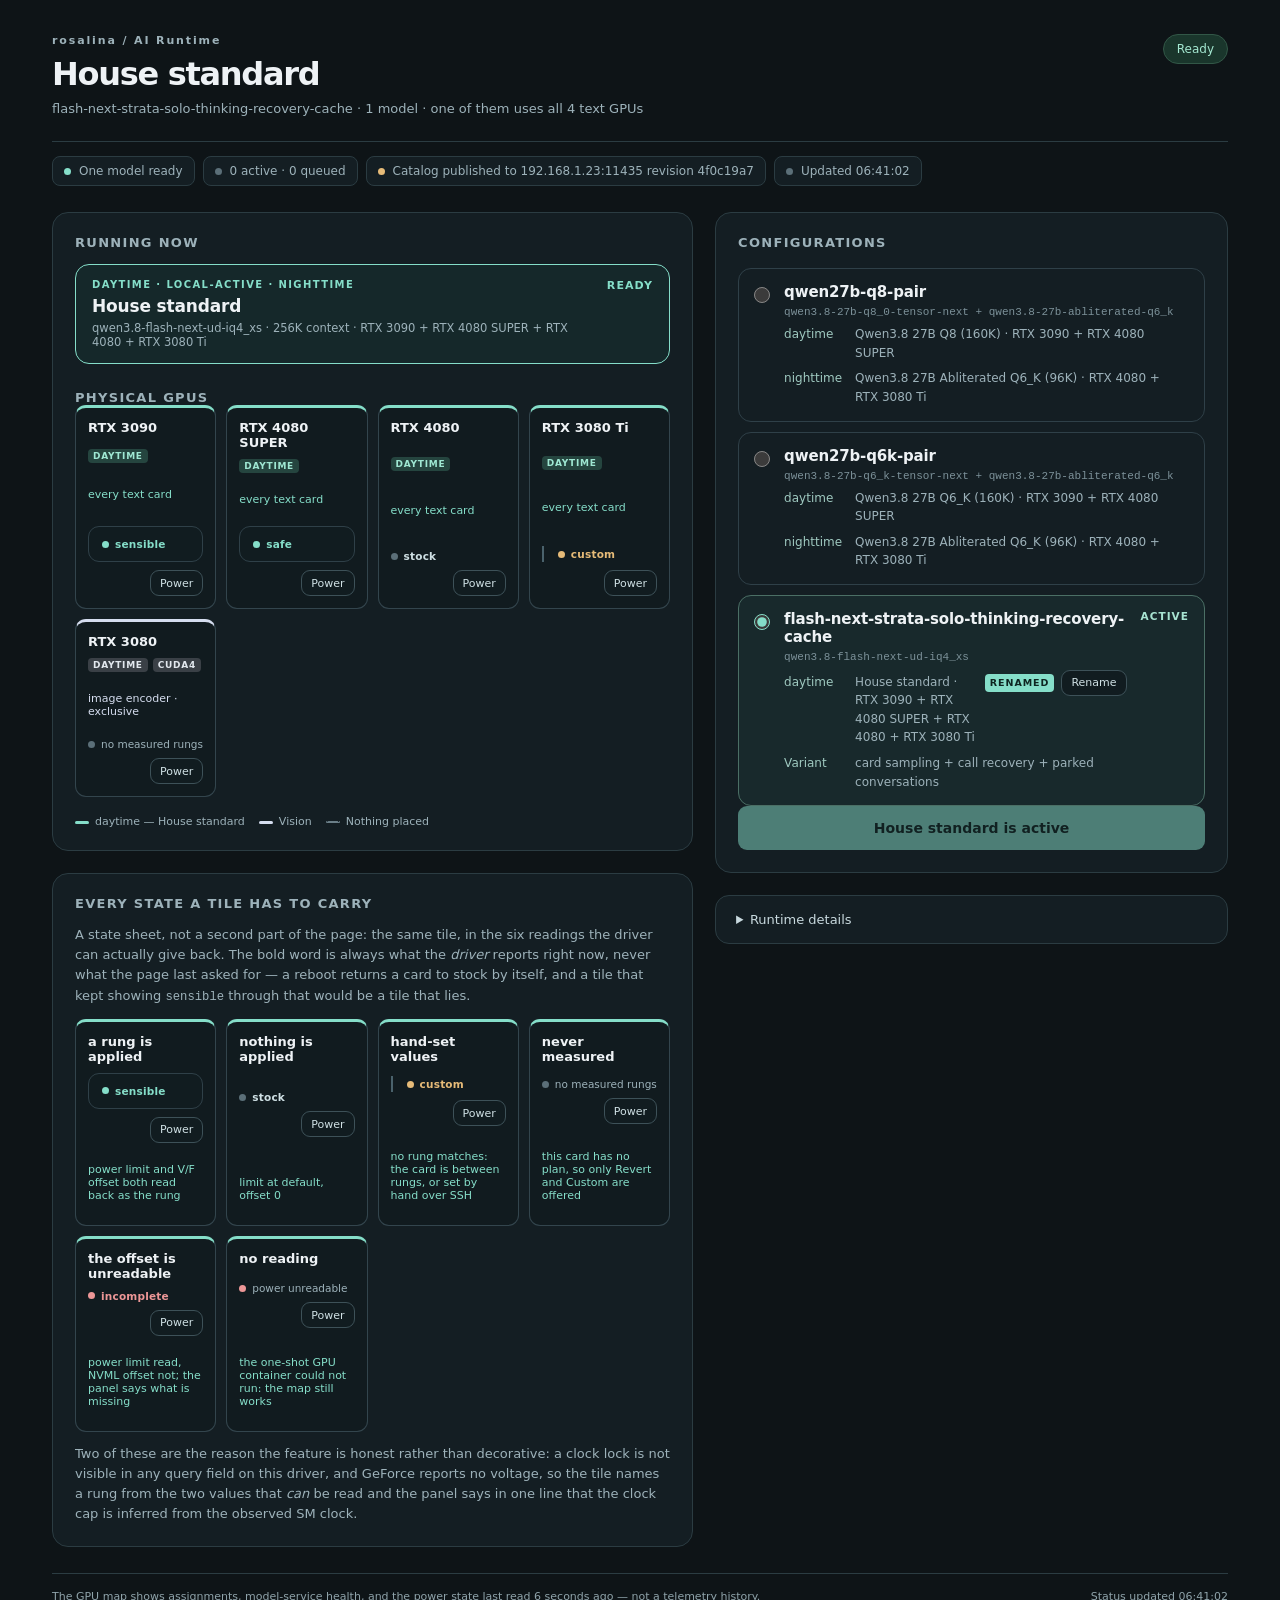
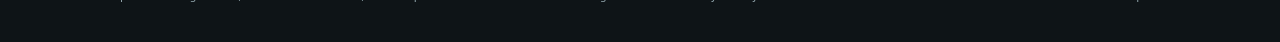
<file: docs/ui-mockups/power-1-tiles.html>
<!doctype html>
<html lang="en">
<head>
  <meta charset="utf-8">
  <meta name="viewport" content="width=device-width,initial-scale=1">
  <title>Power state on the GPU tiles — proposal</title>
  <link rel="stylesheet" href="mock.css">
</head>
<body>
<main>
  <header>
    <div>
      <p class="eyebrow">rosalina / AI Runtime</p>
      <h1>House standard</h1>
      <p class="sub">flash-next-strata-solo-thinking-recovery-cache · 1 model · one of them uses all 4 text GPUs</p>
    </div>
    <span class="badge ready">Ready</span>
  </header>

  <div class="strip">
    <span class="fact"><i class="dot"></i><span>One model ready</span></span>
    <span class="fact"><i class="dot mute"></i><span>0 active · 0 queued</span></span>
    <span class="fact"><i class="dot warn"></i><span>Catalog published to 192.168.1.23:11435 revision 4f0c19a7</span></span>
    <span class="fact"><i class="dot mute"></i><span>Updated 06:41:02</span></span>
  </div>

  <div class="grid">
    <div class="column">
      <section class="panel">
        <h2>Running now</h2>
        <div class="models">
          <article class="model">
            <div>
              <p class="ids">daytime · local-active · nighttime</p>
              <p class="name">House standard</p>
              <p class="alias">qwen3.8-flash-next-ud-iq4_xs · 256K context · RTX 3090 + RTX 4080 SUPER + RTX 4080 + RTX 3080 Ti</p>
            </div>
            <span class="state">Ready</span>
          </article>
        </div>

        <h2 class="mt26">Physical GPUs</h2>
        <div class="board">
          <div class="gpu m0">
            <h3>RTX 3090</h3>
            <div class="chips"><span class="mini">daytime</span></div>
            <p class="own">every text card</p>
            <div class="pwrow">
              <p class="pw rung"><i class="dot"></i><span><b>sensible</b></span></p>
              <button class="ghost tiny" type="button">Power</button>
            </div>
          </div>
          <div class="gpu m0">
            <h3>RTX 4080 SUPER</h3>
            <div class="chips"><span class="mini">daytime</span></div>
            <p class="own">every text card</p>
            <div class="pwrow">
              <p class="pw rung"><i class="dot"></i><span><b>safe</b></span></p>
              <button class="ghost tiny" type="button">Power</button>
            </div>
          </div>
          <div class="gpu m0">
            <h3>RTX 4080</h3>
            <div class="chips"><span class="mini">daytime</span></div>
            <p class="own">every text card</p>
            <div class="pwrow">
              <p class="pw"><i class="dot mute"></i><span><b>stock</b></span></p>
              <button class="ghost tiny" type="button">Power</button>
            </div>
          </div>
          <div class="gpu m0">
            <h3>RTX 3080 Ti</h3>
            <div class="chips"><span class="mini">daytime</span></div>
            <p class="own">every text card</p>
            <div class="pwrow">
              <p class="pw custom"><i class="dot warn"></i><span><b>custom</b></span></p>
              <button class="ghost tiny" type="button">Power</button>
            </div>
          </div>
          <div class="gpu vision">
            <h3>RTX 3080</h3>
            <div class="chips"><span class="mini vision">daytime</span><span class="mini vision">CUDA4</span></div>
            <p class="own">image encoder · exclusive</p>
            <div class="pwrow">
              <p class="pw"><i class="dot mute"></i><span>no measured rungs</span></p>
              <button class="ghost tiny" type="button">Power</button>
            </div>
          </div>
        </div>
        <p class="legend">
          <span><i class="m0"></i>daytime — House standard</span>
          <span><i class="v"></i>Vision</span>
          <span><i class="d"></i>Nothing placed</span>
        </p>
      </section>

      <section class="panel">
        <h2>Every state a tile has to carry</h2>
        <p class="sub">A state sheet, not a second part of the page: the same tile, in the six readings the
          driver can actually give back. The bold word is always what the <em>driver</em> reports right now,
          never what the page last asked for — a reboot returns a card to stock by itself, and a tile that
          kept showing <code>sensible</code> through that would be a tile that lies.</p>
        <div class="board mt12">
          <div class="gpu m0">
            <h3>a rung is applied</h3>
            <div class="pwrow">
              <p class="pw rung"><i class="dot"></i><span><b>sensible</b></span></p>
              <button class="ghost tiny" type="button">Power</button>
            </div>
            <p class="own">power limit and V/F offset both read back as the rung</p>
          </div>
          <div class="gpu m0">
            <h3>nothing is applied</h3>
            <div class="pwrow">
              <p class="pw"><i class="dot mute"></i><span><b>stock</b></span></p>
              <button class="ghost tiny" type="button">Power</button>
            </div>
            <p class="own">limit at default, offset 0</p>
          </div>
          <div class="gpu m0">
            <h3>hand-set values</h3>
            <div class="pwrow">
              <p class="pw custom"><i class="dot warn"></i><span><b>custom</b></span></p>
              <button class="ghost tiny" type="button">Power</button>
            </div>
            <p class="own">no rung matches: the card is between rungs, or set by hand over SSH</p>
          </div>
          <div class="gpu m0">
            <h3>never measured</h3>
            <div class="pwrow">
              <p class="pw"><i class="dot mute"></i><span>no measured rungs</span></p>
              <button class="ghost tiny" type="button">Power</button>
            </div>
            <p class="own">this card has no plan, so only Revert and Custom are offered</p>
          </div>
          <div class="gpu m0">
            <h3>the offset is unreadable</h3>
            <div class="pwrow">
              <p class="pw bad"><i class="dot bad"></i><span><b>incomplete</b></span></p>
              <button class="ghost tiny" type="button">Power</button>
            </div>
            <p class="own">power limit read, NVML offset not; the panel says what is missing</p>
          </div>
          <div class="gpu m0">
            <h3>no reading</h3>
            <div class="pwrow">
              <p class="pw bad"><i class="dot bad"></i><span>power unreadable</span></p>
              <button class="ghost tiny" type="button">Power</button>
            </div>
            <p class="own">the one-shot GPU container could not run: the map still works</p>
          </div>
        </div>
        <p class="sub mt12">Two of these are the reason the feature is honest rather than decorative: a
          clock lock is not visible in any query field on this driver, and GeForce reports no voltage, so
          the tile names a rung from the two values that <em>can</em> be read and the panel says in one
          line that the clock cap is inferred from the observed SM clock.</p>
      </section>
    </div>

    <div class="column">
      <section class="panel switch-section">
        <h2>Configurations</h2>
        <fieldset>
          <div class="configs">
            <article class="cfg">
              <input class="select" type="radio" name="profile">
              <div>
                <p class="title"><span>qwen27b-q8-pair</span></p>
                <p class="id mono">qwen3.8-27b-q8_0-tensor-next + qwen3.8-27b-abliterated-q6_k</p>
                <p class="row"><span>daytime</span><span>Qwen3.8 27B Q8 (160K) · RTX 3090 + RTX 4080 SUPER</span></p>
                <p class="row"><span>nighttime</span><span>Qwen3.8 27B Abliterated Q6_K (96K) · RTX 4080 + RTX 3080 Ti</span></p>
              </div>
              <div class="end"><span class="state muted"></span></div>
            </article>
            <article class="cfg">
              <input class="select" type="radio" name="profile">
              <div>
                <p class="title"><span>qwen27b-q6k-pair</span></p>
                <p class="id mono">qwen3.8-27b-q6_k-tensor-next + qwen3.8-27b-abliterated-q6_k</p>
                <p class="row"><span>daytime</span><span>Qwen3.8 27B Q6_K (160K) · RTX 3090 + RTX 4080 SUPER</span></p>
                <p class="row"><span>nighttime</span><span>Qwen3.8 27B Abliterated Q6_K (96K) · RTX 4080 + RTX 3080 Ti</span></p>
              </div>
              <div class="end"><span class="state muted"></span></div>
            </article>
            <article class="cfg selected active">
              <input class="select" type="radio" name="profile" checked>
              <div>
                <p class="title"><span>flash-next-strata-solo-thinking-recovery-cache</span></p>
                <p class="id mono">qwen3.8-flash-next-ud-iq4_xs</p>
                <p class="row"><span>daytime</span><span>House standard · RTX 3090 + RTX 4080 SUPER + RTX 4080 + RTX 3080 Ti</span><span class="controls"><span class="pill">Renamed</span><button class="ghost tiny" type="button">Rename</button></span></p>
                <p class="row"><span>Variant</span><span>card sampling + call recovery + parked conversations</span></p>
              </div>
              <div class="end"><span class="state">Active</span></div>
            </article>
          </div>
        </fieldset>
        <button class="wide" type="button" disabled>House standard is active</button>
      </section>

      <details class="runtime-details">
        <summary>Runtime details</summary>
        <p class="sub">Deployed revision <code>2cb8dbe4b479</code> · source changes go in with
          <strong>Update and restart</strong> in Service Portal.</p>
      </details>
    </div>
  </div>

  <footer>
    <span>The GPU map shows assignments, model-service health, and the power state last read 6 seconds ago —
      not a telemetry history.</span>
    <span>Status updated 06:41:02</span>
  </footer>
</main>
</body>
</html>
</file>
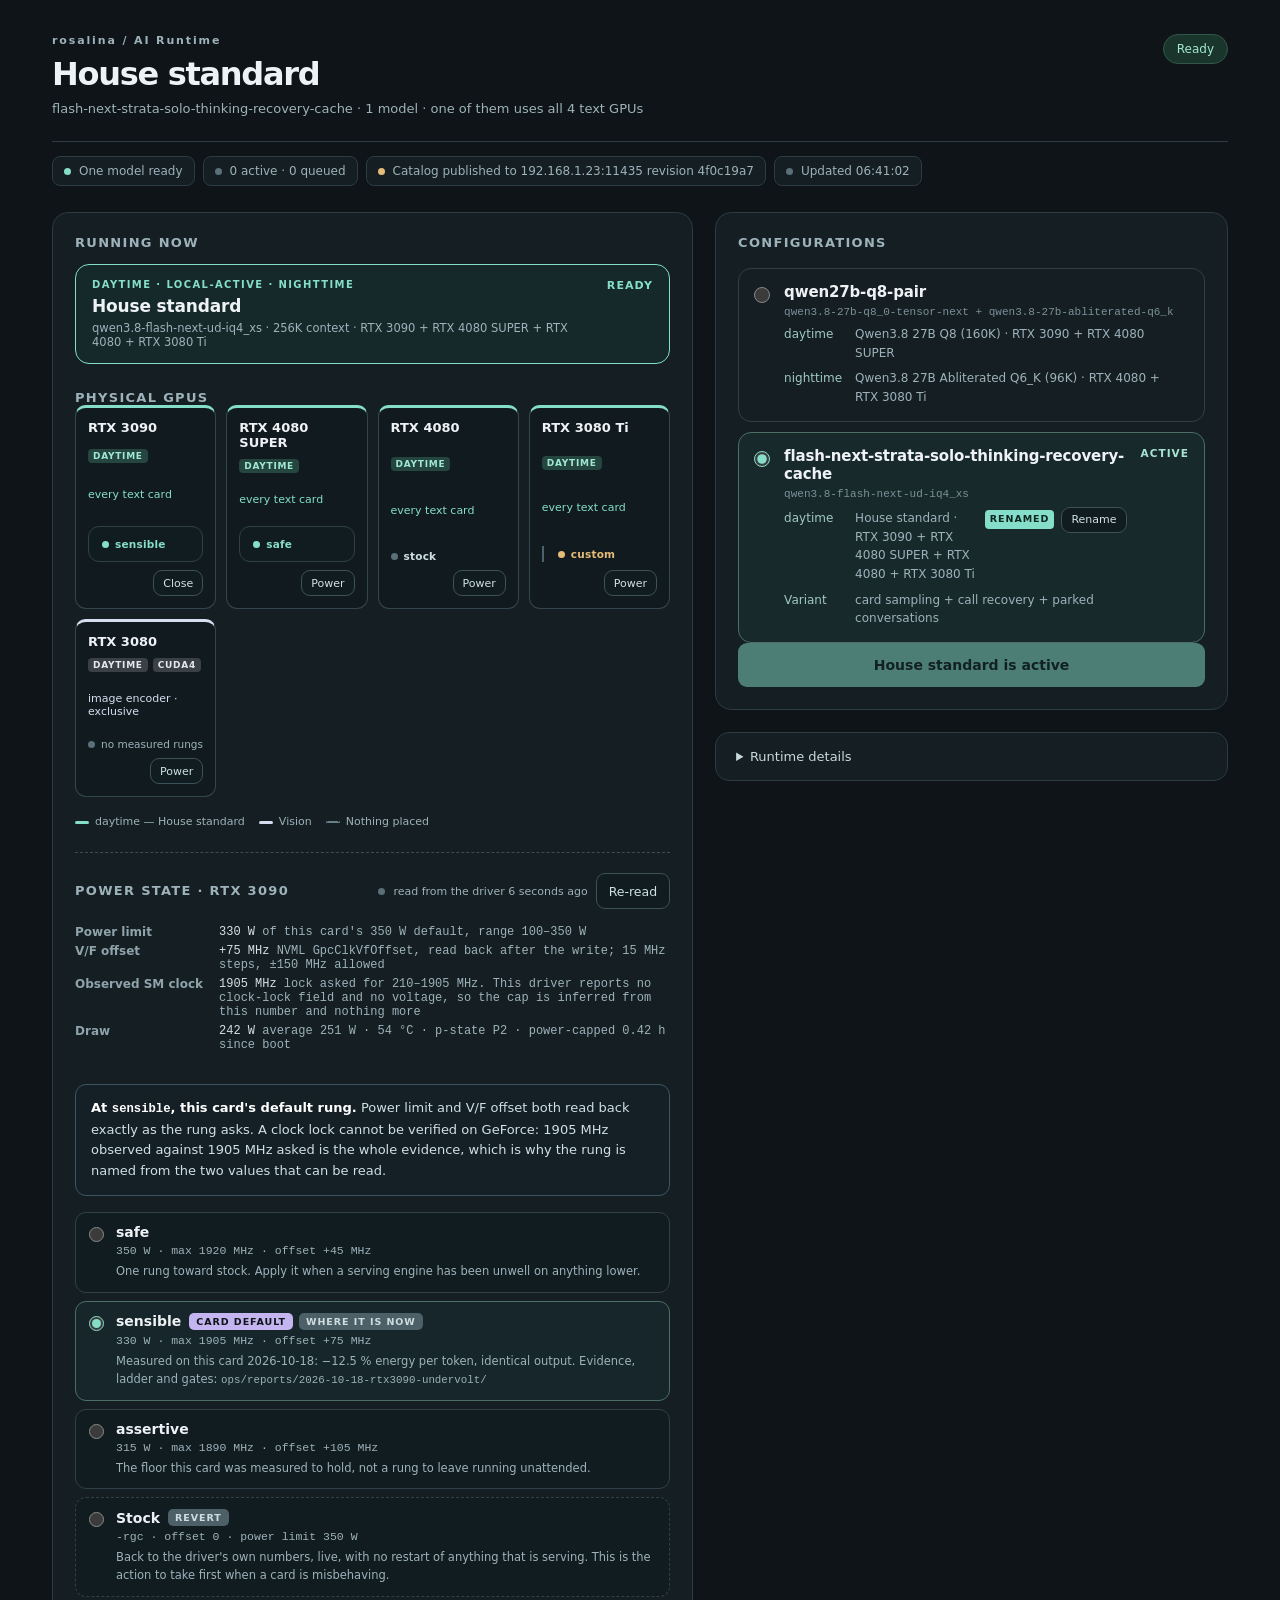
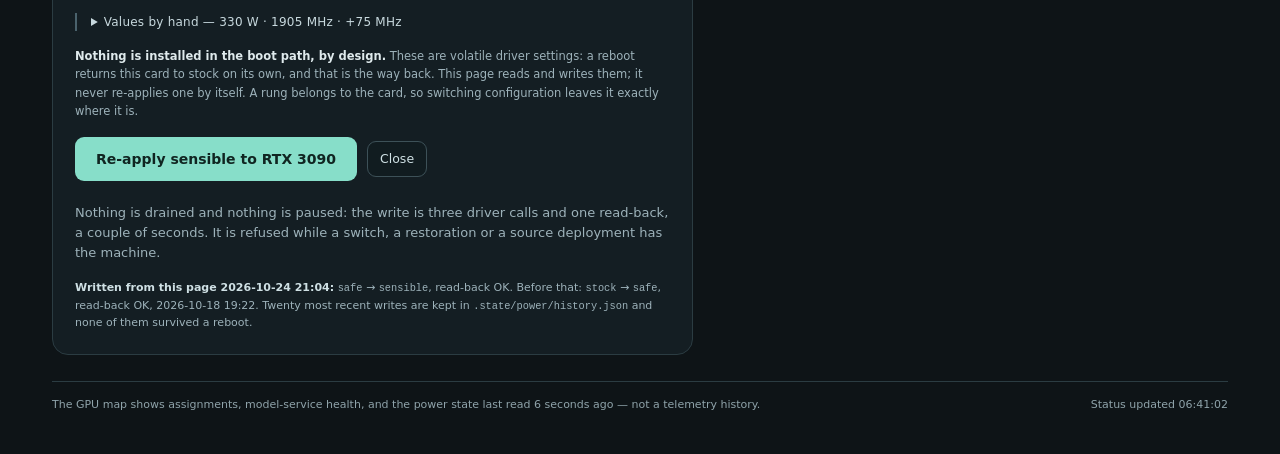
<file: docs/ui-mockups/power-2-chooser.html>
<!doctype html>
<html lang="en">
<head>
  <meta charset="utf-8">
  <meta name="viewport" content="width=device-width,initial-scale=1">
  <title>The power chooser on one card — proposal</title>
  <link rel="stylesheet" href="mock.css">
</head>
<body>
<main>
  <header>
    <div>
      <p class="eyebrow">rosalina / AI Runtime</p>
      <h1>House standard</h1>
      <p class="sub">flash-next-strata-solo-thinking-recovery-cache · 1 model · one of them uses all 4 text GPUs</p>
    </div>
    <span class="badge ready">Ready</span>
  </header>

  <div class="strip">
    <span class="fact"><i class="dot"></i><span>One model ready</span></span>
    <span class="fact"><i class="dot mute"></i><span>0 active · 0 queued</span></span>
    <span class="fact"><i class="dot warn"></i><span>Catalog published to 192.168.1.23:11435 revision 4f0c19a7</span></span>
    <span class="fact"><i class="dot mute"></i><span>Updated 06:41:02</span></span>
  </div>

  <div class="grid">
    <div class="column">
      <section class="panel">
        <h2>Running now</h2>
        <div class="models">
          <article class="model">
            <div>
              <p class="ids">daytime · local-active · nighttime</p>
              <p class="name">House standard</p>
              <p class="alias">qwen3.8-flash-next-ud-iq4_xs · 256K context · RTX 3090 + RTX 4080 SUPER + RTX 4080 + RTX 3080 Ti</p>
            </div>
            <span class="state">Ready</span>
          </article>
        </div>

        <h2 class="mt26">Physical GPUs</h2>
        <div class="board">
          <div class="gpu m0">
            <h3>RTX 3090</h3>
            <div class="chips"><span class="mini">daytime</span></div>
            <p class="own">every text card</p>
            <div class="pwrow">
              <p class="pw rung"><i class="dot"></i><span><b>sensible</b></span></p>
              <button class="ghost tiny" type="button">Close</button>
            </div>
          </div>
          <div class="gpu m0">
            <h3>RTX 4080 SUPER</h3>
            <div class="chips"><span class="mini">daytime</span></div>
            <p class="own">every text card</p>
            <div class="pwrow">
              <p class="pw rung"><i class="dot"></i><span><b>safe</b></span></p>
              <button class="ghost tiny" type="button">Power</button>
            </div>
          </div>
          <div class="gpu m0">
            <h3>RTX 4080</h3>
            <div class="chips"><span class="mini">daytime</span></div>
            <p class="own">every text card</p>
            <div class="pwrow">
              <p class="pw"><i class="dot mute"></i><span><b>stock</b></span></p>
              <button class="ghost tiny" type="button">Power</button>
            </div>
          </div>
          <div class="gpu m0">
            <h3>RTX 3080 Ti</h3>
            <div class="chips"><span class="mini">daytime</span></div>
            <p class="own">every text card</p>
            <div class="pwrow">
              <p class="pw custom"><i class="dot warn"></i><span><b>custom</b></span></p>
              <button class="ghost tiny" type="button">Power</button>
            </div>
          </div>
          <div class="gpu vision">
            <h3>RTX 3080</h3>
            <div class="chips"><span class="mini vision">daytime</span><span class="mini vision">CUDA4</span></div>
            <p class="own">image encoder · exclusive</p>
            <div class="pwrow">
              <p class="pw"><i class="dot mute"></i><span>no measured rungs</span></p>
              <button class="ghost tiny" type="button">Power</button>
            </div>
          </div>
        </div>
        <p class="legend">
          <span><i class="m0"></i>daytime — House standard</span>
          <span><i class="v"></i>Vision</span>
          <span><i class="d"></i>Nothing placed</span>
        </p>

        <!-- The chooser. It opens under the card it belongs to, in the same column that holds the
             machine as it runs: a rung is a fact about this machine now, not about the configuration
             you are considering. -->
        <section class="power">
          <div class="head">
            <h2>Power state · RTX 3090</h2>
            <span class="when"><i class="dot mute"></i>read from the driver 6 seconds ago
              <button class="ghost tiny" type="button">Re-read</button></span>
          </div>

          <dl class="facts">
            <dt>Power limit</dt>
            <dd>330 W <em>of this card's 350 W default, range 100–350 W</em></dd>
            <dt>V/F offset</dt>
            <dd>+75 MHz <em>NVML GpcClkVfOffset, read back after the write; 15 MHz steps, ±150 MHz allowed</em></dd>
            <dt>Observed SM clock</dt>
            <dd>1905 MHz <em>lock asked for 210–1905 MHz. This driver reports no clock-lock field and no
              voltage, so the cap is inferred from this number and nothing more</em></dd>
            <dt>Draw</dt>
            <dd>242 W <em>average 251 W · 54 °C · p-state P2 · power-capped 0.42 h since boot</em></dd>
          </dl>

          <p class="note"><b>At <code>sensible</code>, this card's default rung.</b> Power limit and V/F
            offset both read back exactly as the rung asks. A clock lock cannot be verified on GeForce:
            1905 MHz observed against 1905 MHz asked is the whole evidence, which is why the rung is named
            from the two values that can be read.</p>

          <div class="rungs">
            <label class="rung">
              <input type="radio" name="rung">
              <div>
                <p class="name">safe <span class="tags"></span></p>
                <p class="set">350 W · max 1920 MHz · offset +45 MHz</p>
                <p class="why">One rung toward stock. Apply it when a serving engine has been unwell on
                  anything lower.</p>
              </div>
            </label>
            <label class="rung now">
              <input type="radio" name="rung" checked>
              <div>
                <p class="name">sensible <span class="tags"><span class="tag def">card default</span><span class="tag cur">where it is now</span></span></p>
                <p class="set">330 W · max 1905 MHz · offset +75 MHz</p>
                <p class="why">Measured on this card 2026-10-18: −12.5 % energy per token, identical output.
                  Evidence, ladder and gates: <code>ops/reports/2026-10-18-rtx3090-undervolt/</code></p>
              </div>
            </label>
            <label class="rung">
              <input type="radio" name="rung">
              <div>
                <p class="name">assertive <span class="tags"></span></p>
                <p class="set">315 W · max 1890 MHz · offset +105 MHz</p>
                <p class="why">The floor this card was measured to hold, not a rung to leave running
                  unattended.</p>
              </div>
            </label>
            <label class="rung stock">
              <input type="radio" name="rung">
              <div>
                <p class="name">Stock <span class="tags"><span class="tag off">revert</span></span></p>
                <p class="set">-rgc · offset 0 · power limit 350 W</p>
                <p class="why">Back to the driver's own numbers, live, with no restart of anything that is
                  serving. This is the action to take first when a card is misbehaving.</p>
              </div>
            </label>
          </div>

          <details class="custom">
            <summary>Values by hand — 330 W · 1905 MHz · +75 MHz</summary>
            <div class="fields">
              <label>Power limit (W)<input type="text" value="330">
                <span class="hint">this card takes 100–350 W</span></label>
              <label>Max SM clock (MHz)<input type="text" value="1905">
                <span class="hint">locked from 210 MHz up; 15 MHz bins</span></label>
              <label class="bad">V/F offset (MHz)<input type="text" value="80">
                <span class="hint">not a 15 MHz step: this would be applied as +75. Positive undervolts;
                  ±150 is the envelope proven on this driver</span></label>
            </div>
            <p class="sub">Hand-set values are the script's <code>set</code>: a trial rung the machine has
              not measured. They are never offered as if they were measured, and a card with no plan of its
              own can only be moved this way or back to stock.</p>
          </details>

          <p class="volat"><b>Nothing is installed in the boot path, by design.</b> These are volatile driver
            settings: a reboot returns this card to stock on its own, and that is the way back. This page
            reads and writes them; it never re-applies one by itself. A rung belongs to the card, so
            switching configuration leaves it exactly where it is.</p>

          <div class="acts">
            <button type="button">Re-apply sensible to RTX 3090</button>
            <button class="ghost" type="button">Close</button>
          </div>
          <p class="sub">Nothing is drained and nothing is paused: the write is three driver calls and one
            read-back, a couple of seconds. It is refused while a switch, a restoration or a source
            deployment has the machine.</p>

          <p class="hist"><b>Written from this page 2026-10-24 21:04:</b> <code>safe</code> →
            <code>sensible</code>, read-back OK. Before that: <code>stock</code> → <code>safe</code>,
            read-back OK, 2026-10-18 19:22. Twenty most recent writes are kept in
            <code>.state/power/history.json</code> and none of them survived a reboot.</p>
        </section>
      </section>
    </div>

    <div class="column">
      <section class="panel switch-section">
        <h2>Configurations</h2>
        <fieldset>
          <div class="configs">
            <article class="cfg">
              <input class="select" type="radio" name="profile">
              <div>
                <p class="title"><span>qwen27b-q8-pair</span></p>
                <p class="id mono">qwen3.8-27b-q8_0-tensor-next + qwen3.8-27b-abliterated-q6_k</p>
                <p class="row"><span>daytime</span><span>Qwen3.8 27B Q8 (160K) · RTX 3090 + RTX 4080 SUPER</span></p>
                <p class="row"><span>nighttime</span><span>Qwen3.8 27B Abliterated Q6_K (96K) · RTX 4080 + RTX 3080 Ti</span></p>
              </div>
              <div class="end"><span class="state muted"></span></div>
            </article>
            <article class="cfg selected active">
              <input class="select" type="radio" name="profile" checked>
              <div>
                <p class="title"><span>flash-next-strata-solo-thinking-recovery-cache</span></p>
                <p class="id mono">qwen3.8-flash-next-ud-iq4_xs</p>
                <p class="row"><span>daytime</span><span>House standard · RTX 3090 + RTX 4080 SUPER + RTX 4080 + RTX 3080 Ti</span><span class="controls"><span class="pill">Renamed</span><button class="ghost tiny" type="button">Rename</button></span></p>
                <p class="row"><span>Variant</span><span>card sampling + call recovery + parked conversations</span></p>
              </div>
              <div class="end"><span class="state">Active</span></div>
            </article>
          </div>
        </fieldset>
        <button class="wide" type="button" disabled>House standard is active</button>
      </section>

      <details class="runtime-details">
        <summary>Runtime details</summary>
        <p class="sub">Deployed revision <code>2cb8dbe4b479</code> · source changes go in with
          <strong>Update and restart</strong> in Service Portal.</p>
      </details>
    </div>
  </div>

  <footer>
    <span>The GPU map shows assignments, model-service health, and the power state last read 6 seconds ago —
      not a telemetry history.</span>
    <span>Status updated 06:41:02</span>
  </footer>
</main>
</body>
</html>
</file>
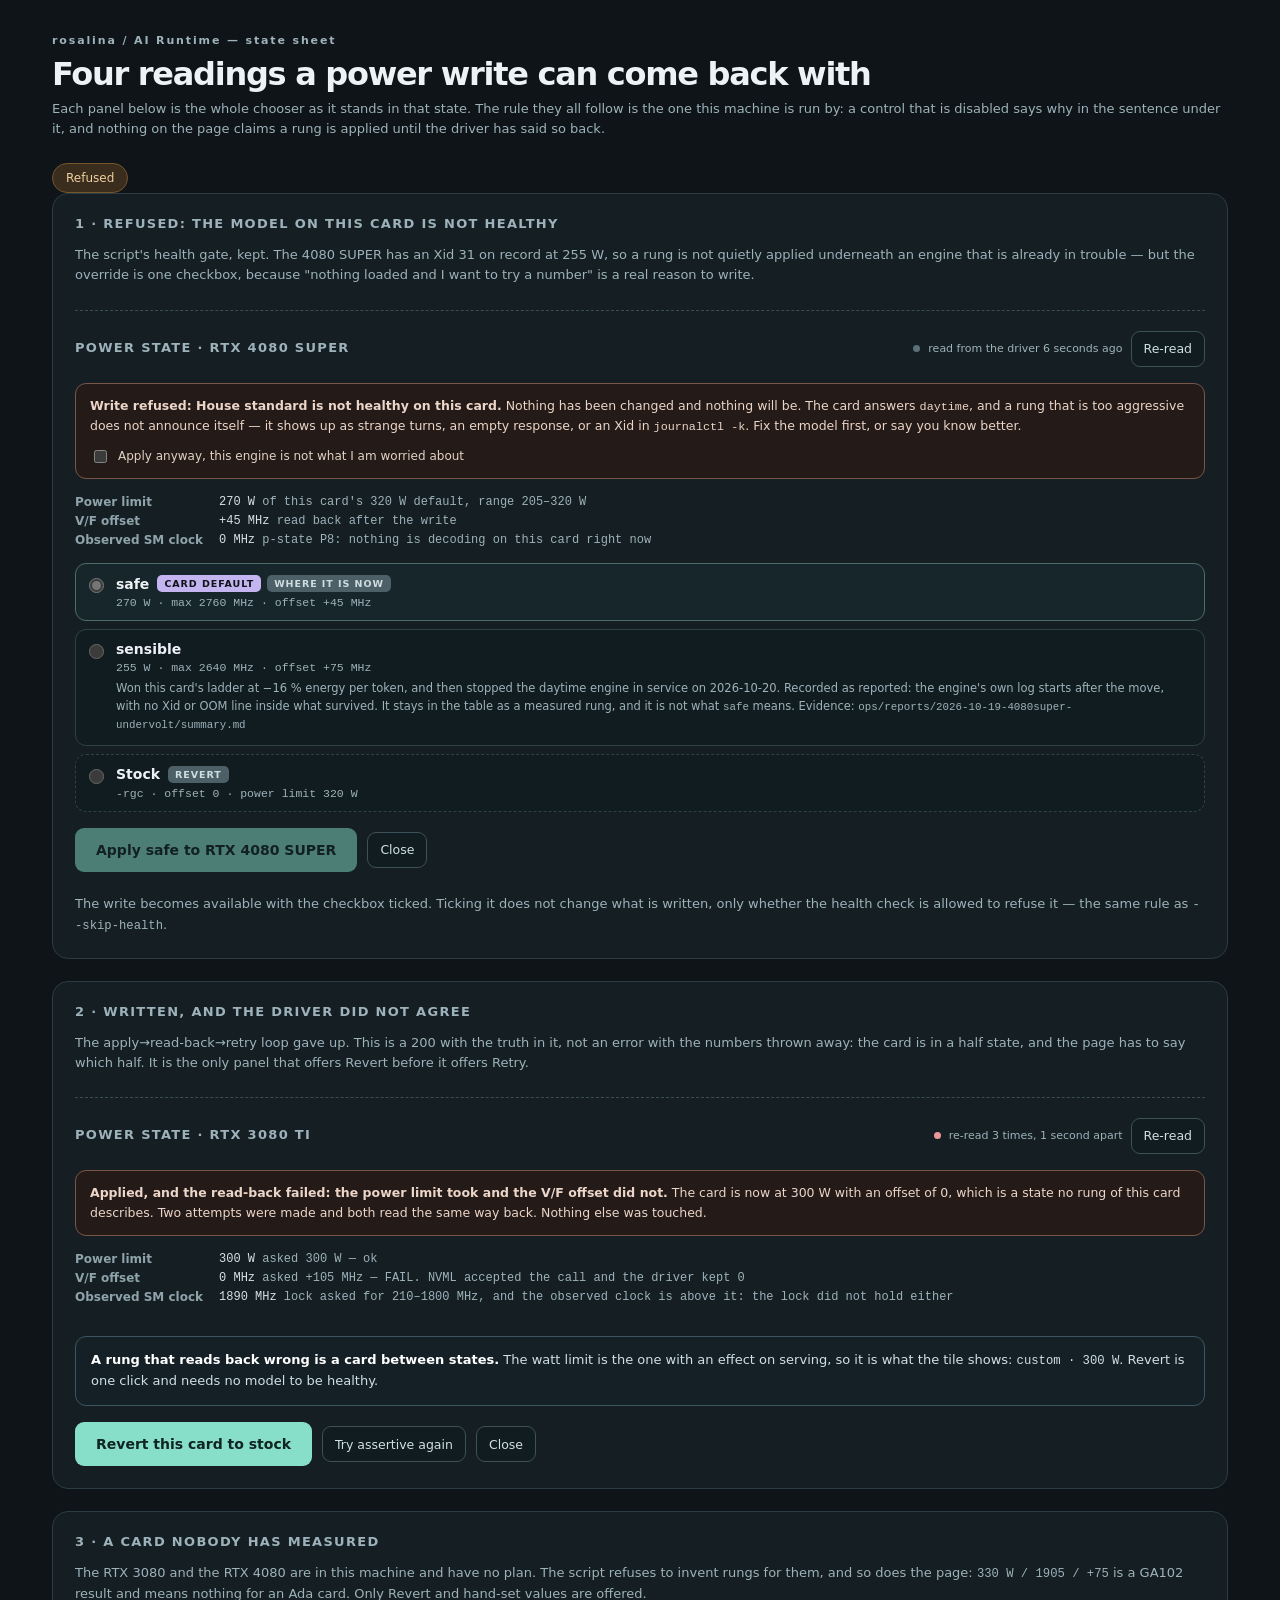
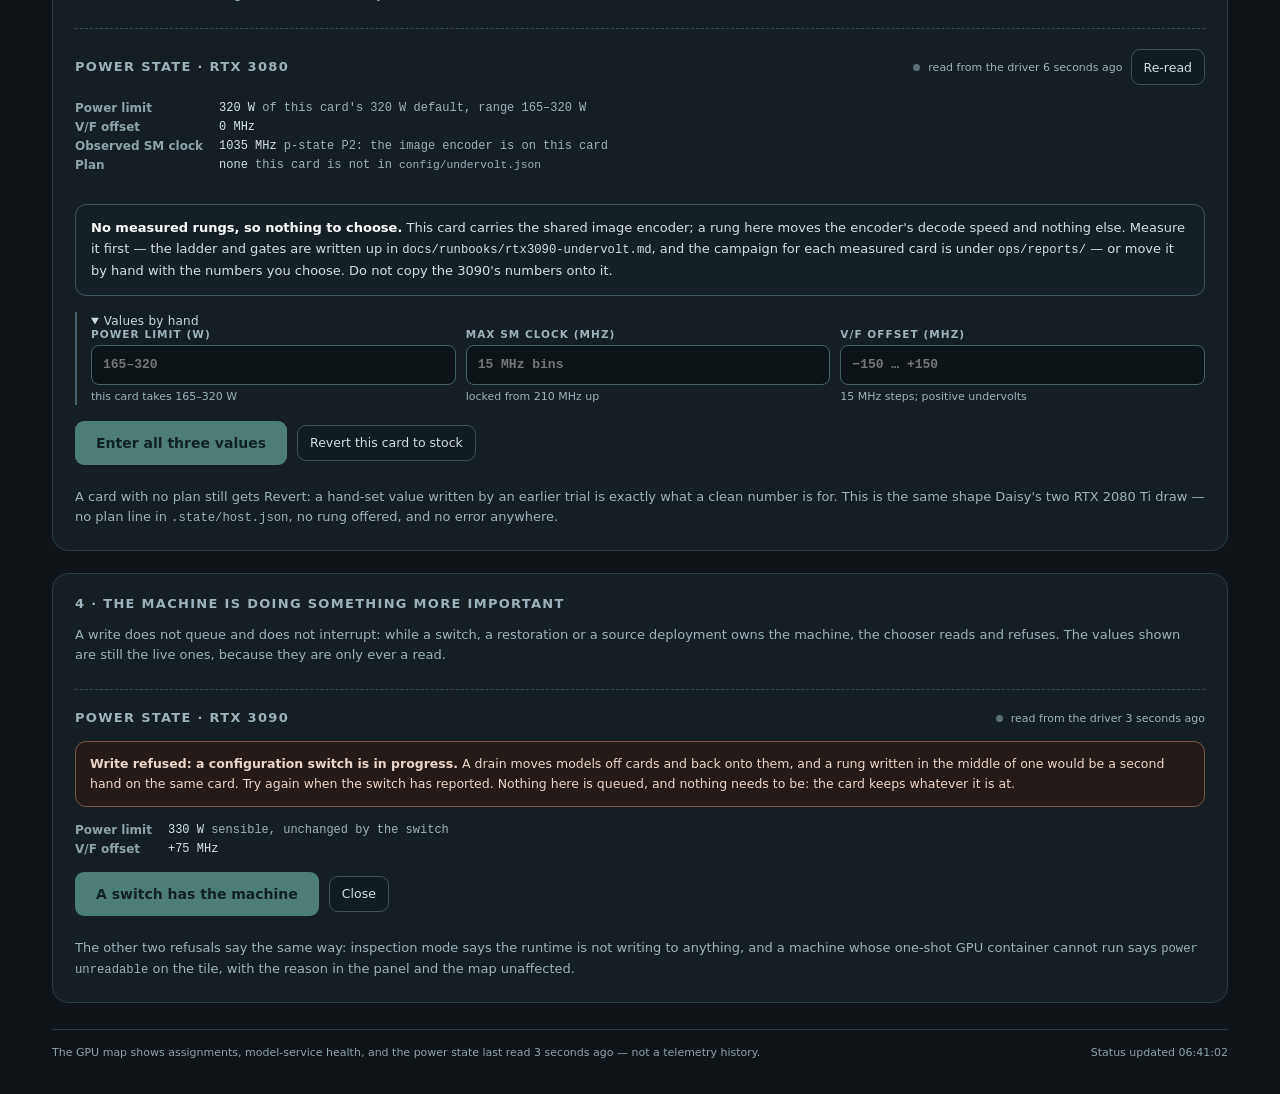
<file: docs/ui-mockups/power-3-refusals.html>
<!doctype html>
<html lang="en">
<head>
  <meta charset="utf-8">
  <meta name="viewport" content="width=device-width,initial-scale=1">
  <title>The states that must not look like success — proposal</title>
  <link rel="stylesheet" href="mock.css">
</head>
<body>
<main>
  <header>
    <div>
      <p class="eyebrow">rosalina / AI Runtime — state sheet</p>
      <h1>Four readings a power write can come back with</h1>
      <p class="sub">Each panel below is the whole chooser as it stands in that state. The rule they all
        follow is the one this machine is run by: a control that is disabled says why in the sentence under
        it, and nothing on the page claims a rung is applied until the driver has said so back.</p>
    </div>
    <span class="badge pending">Refused</span>
  </header>

  <div class="column">
    <section class="panel">
      <h2>1 · Refused: the model on this card is not healthy</h2>
      <p class="sub">The script's health gate, kept. The 4080 SUPER has an Xid 31 on record at 255 W, so a
        rung is not quietly applied underneath an engine that is already in trouble — but the override is
        one checkbox, because "nothing loaded and I want to try a number" is a real reason to write.</p>
      <section class="power">
        <div class="head">
          <h2>Power state · RTX 4080 SUPER</h2>
          <span class="when"><i class="dot mute"></i>read from the driver 6 seconds ago
            <button class="ghost tiny" type="button">Re-read</button></span>
        </div>
        <div class="gate">
          <b>Write refused: House standard is not healthy on this card.</b> Nothing has been changed and
          nothing will be. The card answers <code>daytime</code>, and a rung that is too aggressive does not
          announce itself — it shows up as strange turns, an empty response, or an Xid in
          <code>journalctl -k</code>. Fix the model first, or say you know better.
          <label><input type="checkbox"> Apply anyway, this engine is not what I am worried about</label>
        </div>
        <dl class="facts">
          <dt>Power limit</dt>
          <dd>270 W <em>of this card's 320 W default, range 205–320 W</em></dd>
          <dt>V/F offset</dt>
          <dd>+45 MHz <em>read back after the write</em></dd>
          <dt>Observed SM clock</dt>
          <dd>0 MHz <em>p-state P8: nothing is decoding on this card right now</em></dd>
        </dl>
        <div class="rungs">
          <label class="rung now">
            <input type="radio" name="a" checked disabled>
            <div>
              <p class="name">safe <span class="tags"><span class="tag def">card default</span><span class="tag cur">where it is now</span></span></p>
              <p class="set">270 W · max 2760 MHz · offset +45 MHz</p>
            </div>
          </label>
          <label class="rung">
            <input type="radio" name="a" disabled>
            <div>
              <p class="name">sensible <span class="tags"></span></p>
              <p class="set">255 W · max 2640 MHz · offset +75 MHz</p>
              <p class="why">Won this card's ladder at −16 % energy per token, and then stopped the daytime
                engine in service on 2026-10-20. Recorded as reported: the engine's own log starts after the
                move, with no Xid or OOM line inside what survived. It stays in the table as a measured rung,
                and it is not what <code>safe</code> means. Evidence:
                <code>ops/reports/2026-10-19-4080super-undervolt/summary.md</code></p>
            </div>
          </label>
          <label class="rung stock">
            <input type="radio" name="a" disabled>
            <div>
              <p class="name">Stock <span class="tags"><span class="tag off">revert</span></span></p>
              <p class="set">-rgc · offset 0 · power limit 320 W</p>
            </div>
          </label>
        </div>
        <div class="acts">
          <button type="button" disabled>Apply safe to RTX 4080 SUPER</button>
          <button class="ghost" type="button">Close</button>
        </div>
        <p class="sub">The write becomes available with the checkbox ticked. Ticking it does not change what
          is written, only whether the health check is allowed to refuse it — the same rule as
          <code>--skip-health</code>.</p>
      </section>
    </section>

    <section class="panel">
      <h2>2 · Written, and the driver did not agree</h2>
      <p class="sub">The apply→read-back→retry loop gave up. This is a 200 with the truth in it, not an
        error with the numbers thrown away: the card is in a half state, and the page has to say which half.
        It is the only panel that offers Revert before it offers Retry.</p>
      <section class="power">
        <div class="head">
          <h2>Power state · RTX 3080 Ti</h2>
          <span class="when"><i class="dot bad"></i>re-read 3 times, 1 second apart
            <button class="ghost tiny" type="button">Re-read</button></span>
        </div>
        <div class="gate">
          <b>Applied, and the read-back failed: the power limit took and the V/F offset did not.</b>
          The card is now at 300 W with an offset of 0, which is a state no rung of this card describes.
          Two attempts were made and both read the same way back. Nothing else was touched.
        </div>
        <dl class="facts">
          <dt>Power limit</dt>
          <dd>300 W <em>asked 300 W — ok</em></dd>
          <dt>V/F offset</dt>
          <dd>0 MHz <em>asked +105 MHz — FAIL. NVML accepted the call and the driver kept 0</em></dd>
          <dt>Observed SM clock</dt>
          <dd>1890 MHz <em>lock asked for 210–1800 MHz, and the observed clock is above it: the lock did not
            hold either</em></dd>
        </dl>
        <p class="note"><b>A rung that reads back wrong is a card between states.</b> The watt limit is the
          one with an effect on serving, so it is what the tile shows: <code>custom · 300 W</code>. Revert is
          one click and needs no model to be healthy.</p>
        <div class="acts">
          <button type="button">Revert this card to stock</button>
          <button class="ghost" type="button">Try assertive again</button>
          <button class="ghost" type="button">Close</button>
        </div>
      </section>
    </section>

    <section class="panel">
      <h2>3 · A card nobody has measured</h2>
      <p class="sub">The RTX 3080 and the RTX 4080 are in this machine and have no plan. The script refuses
        to invent rungs for them, and so does the page: <code>330 W / 1905 / +75</code> is a GA102 result and
        means nothing for an Ada card. Only Revert and hand-set values are offered.</p>
      <section class="power">
        <div class="head">
          <h2>Power state · RTX 3080</h2>
          <span class="when"><i class="dot mute"></i>read from the driver 6 seconds ago
            <button class="ghost tiny" type="button">Re-read</button></span>
        </div>
        <dl class="facts">
          <dt>Power limit</dt>
          <dd>320 W <em>of this card's 320 W default, range 165–320 W</em></dd>
          <dt>V/F offset</dt>
          <dd>0 MHz</dd>
          <dt>Observed SM clock</dt>
          <dd>1035 MHz <em>p-state P2: the image encoder is on this card</em></dd>
          <dt>Plan</dt>
          <dd>none <em>this card is not in <code>config/undervolt.json</code></em></dd>
        </dl>
        <p class="note"><b>No measured rungs, so nothing to choose.</b> This card carries the shared image
          encoder; a rung here moves the encoder's decode speed and nothing else. Measure it first — the
          ladder and gates are written up in <code>docs/runbooks/rtx3090-undervolt.md</code>, and the
          campaign for each measured card is under <code>ops/reports/</code> — or move it by hand with the
          numbers you choose. Do not copy the 3090's numbers onto it.</p>
        <details class="custom" open>
          <summary>Values by hand</summary>
          <div class="fields">
            <label>Power limit (W)<input type="text" placeholder="165–320">
              <span class="hint">this card takes 165–320 W</span></label>
            <label>Max SM clock (MHz)<input type="text" placeholder="15 MHz bins">
              <span class="hint">locked from 210 MHz up</span></label>
            <label>V/F offset (MHz)<input type="text" placeholder="−150 … +150">
              <span class="hint">15 MHz steps; positive undervolts</span></label>
          </div>
        </details>
        <div class="acts">
          <button type="button" disabled>Enter all three values</button>
          <button class="ghost" type="button">Revert this card to stock</button>
        </div>
        <p class="sub">A card with no plan still gets Revert: a hand-set value written by an earlier trial is
          exactly what a clean number is for. This is the same shape Daisy's two RTX 2080 Ti draw — no plan
          line in <code>.state/host.json</code>, no rung offered, and no error anywhere.</p>
      </section>
    </section>

    <section class="panel">
      <h2>4 · The machine is doing something more important</h2>
      <p class="sub">A write does not queue and does not interrupt: while a switch, a restoration or a source
        deployment owns the machine, the chooser reads and refuses. The values shown are still the live ones,
        because they are only ever a read.</p>
      <section class="power">
        <div class="head">
          <h2>Power state · RTX 3090</h2>
          <span class="when"><i class="dot mute"></i>read from the driver 3 seconds ago</span>
        </div>
        <div class="gate">
          <b>Write refused: a configuration switch is in progress.</b> A drain moves models off cards and
          back onto them, and a rung written in the middle of one would be a second hand on the same card.
          Try again when the switch has reported. Nothing here is queued, and nothing needs to be: the card
          keeps whatever it is at.
        </div>
        <dl class="facts">
          <dt>Power limit</dt>
          <dd>330 W <em>sensible, unchanged by the switch</em></dd>
          <dt>V/F offset</dt>
          <dd>+75 MHz</dd>
        </dl>
        <div class="acts">
          <button type="button" disabled>A switch has the machine</button>
          <button class="ghost" type="button">Close</button>
        </div>
        <p class="sub">The other two refusals say the same way: inspection mode says the runtime is not
          writing to anything, and a machine whose one-shot GPU container cannot run says
          <code>power unreadable</code> on the tile, with the reason in the panel and the map unaffected.</p>
      </section>
    </section>
  </div>

  <footer>
    <span>The GPU map shows assignments, model-service health, and the power state last read 3 seconds ago —
      not a telemetry history.</span>
    <span>Status updated 06:41:02</span>
  </footer>
</main>
</body>
</html>
</file>
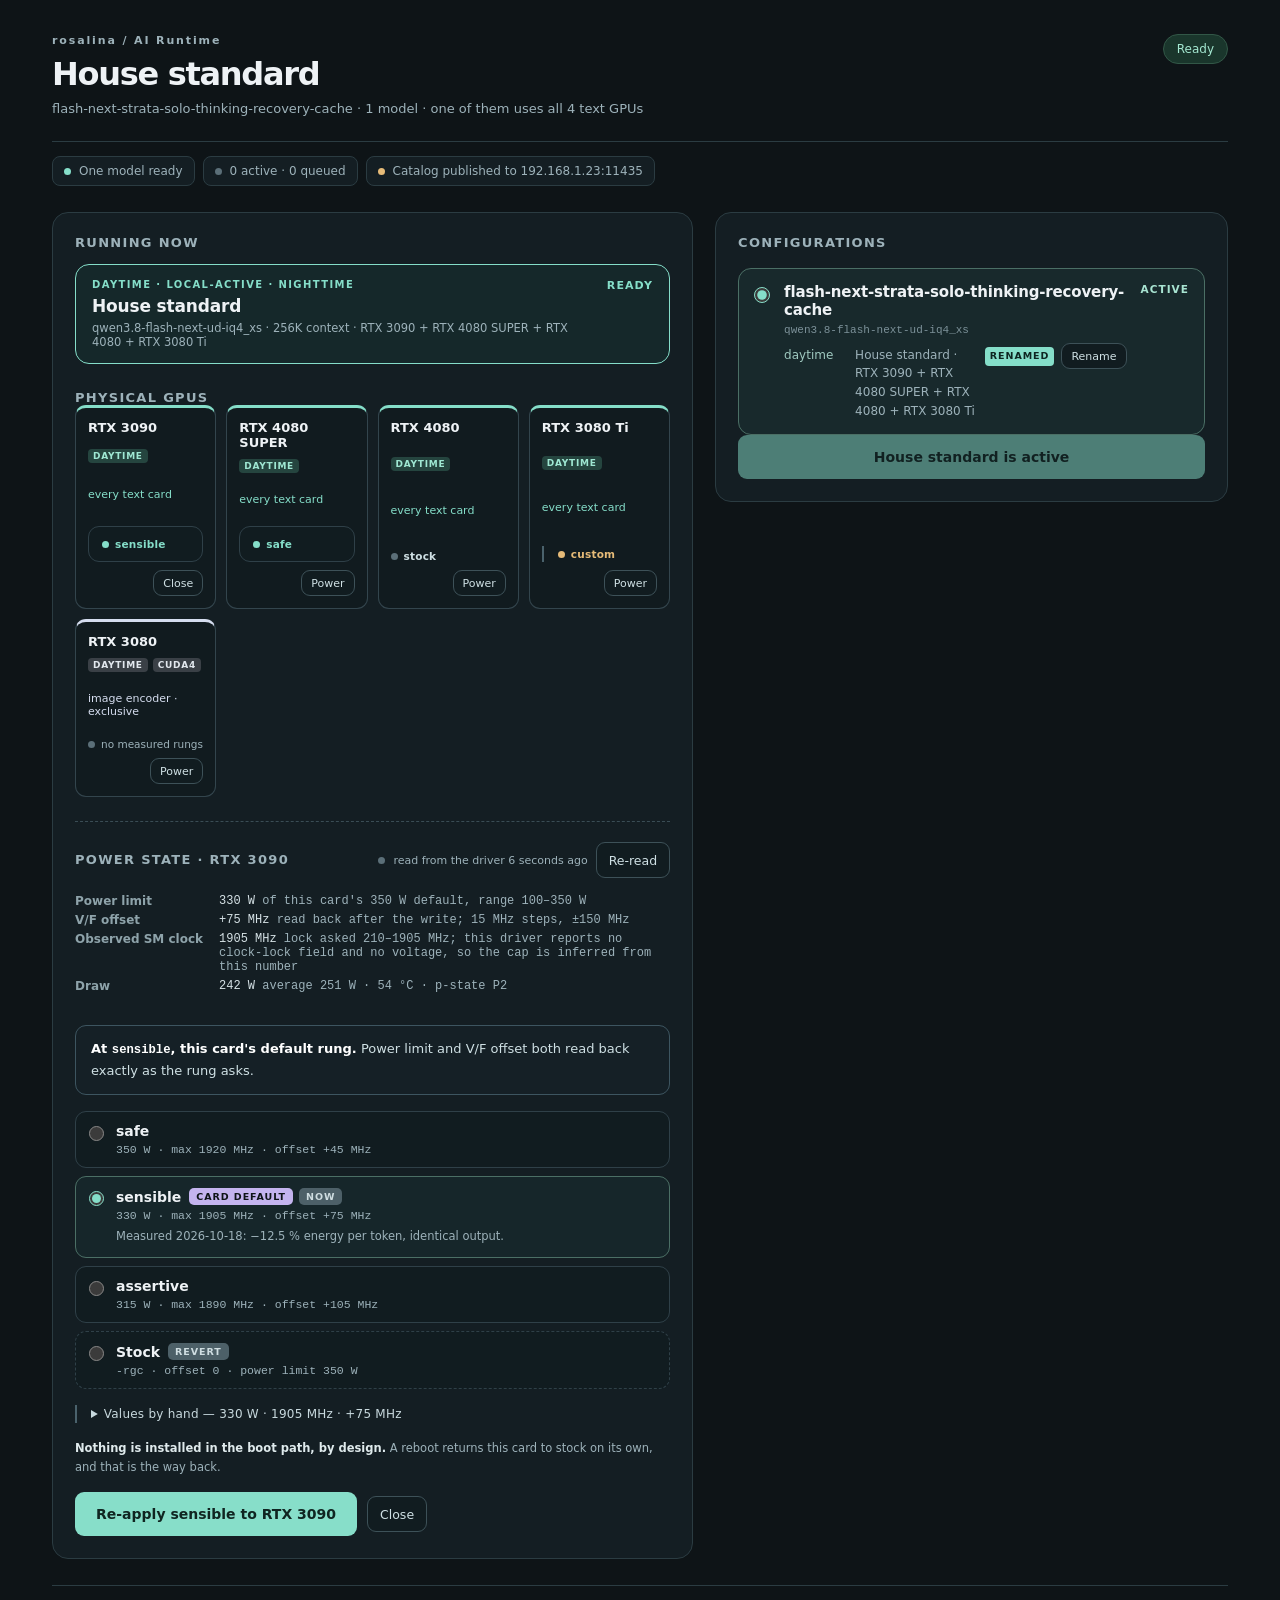
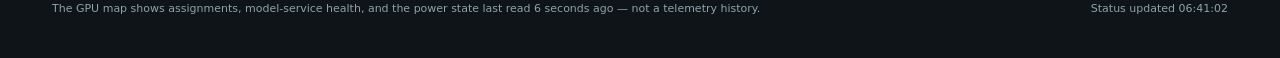
<file: docs/ui-mockups/power-4-phone.html>
<!doctype html>
<html lang="en">
<head>
  <meta charset="utf-8">
  <meta name="viewport" content="width=device-width,initial-scale=1">
  <title>Power state on a phone — proposal</title>
  <link rel="stylesheet" href="mock.css">
</head>
<body>
<main>
  <header>
    <div>
      <p class="eyebrow">rosalina / AI Runtime</p>
      <h1>House standard</h1>
      <p class="sub">flash-next-strata-solo-thinking-recovery-cache · 1 model · one of them uses all 4 text GPUs</p>
    </div>
    <span class="badge ready">Ready</span>
  </header>

  <div class="strip">
    <span class="fact"><i class="dot"></i><span>One model ready</span></span>
    <span class="fact"><i class="dot mute"></i><span>0 active · 0 queued</span></span>
    <span class="fact"><i class="dot warn"></i><span>Catalog published to 192.168.1.23:11435</span></span>
  </div>

  <div class="grid">
    <div class="column">
      <section class="panel">
        <h2>Running now</h2>
        <div class="models">
          <article class="model">
            <div>
              <p class="ids">daytime · local-active · nighttime</p>
              <p class="name">House standard</p>
              <p class="alias">qwen3.8-flash-next-ud-iq4_xs · 256K context · RTX 3090 + RTX 4080 SUPER + RTX 4080 + RTX 3080 Ti</p>
            </div>
            <span class="state">Ready</span>
          </article>
        </div>

        <h2 class="mt26">Physical GPUs</h2>
        <div class="board">
          <div class="gpu m0">
            <h3>RTX 3090</h3>
            <div class="chips"><span class="mini">daytime</span></div>
            <p class="own">every text card</p>
            <div class="pwrow">
              <p class="pw rung"><i class="dot"></i><span><b>sensible</b></span></p>
              <button class="ghost tiny" type="button">Close</button>
            </div>
          </div>
          <div class="gpu m0">
            <h3>RTX 4080 SUPER</h3>
            <div class="chips"><span class="mini">daytime</span></div>
            <p class="own">every text card</p>
            <div class="pwrow">
              <p class="pw rung"><i class="dot"></i><span><b>safe</b></span></p>
              <button class="ghost tiny" type="button">Power</button>
            </div>
          </div>
          <div class="gpu m0">
            <h3>RTX 4080</h3>
            <div class="chips"><span class="mini">daytime</span></div>
            <p class="own">every text card</p>
            <div class="pwrow">
              <p class="pw"><i class="dot mute"></i><span><b>stock</b></span></p>
              <button class="ghost tiny" type="button">Power</button>
            </div>
          </div>
          <div class="gpu m0">
            <h3>RTX 3080 Ti</h3>
            <div class="chips"><span class="mini">daytime</span></div>
            <p class="own">every text card</p>
            <div class="pwrow">
              <p class="pw custom"><i class="dot warn"></i><span><b>custom</b></span></p>
              <button class="ghost tiny" type="button">Power</button>
            </div>
          </div>
          <div class="gpu vision">
            <h3>RTX 3080</h3>
            <div class="chips"><span class="mini vision">daytime</span><span class="mini vision">CUDA4</span></div>
            <p class="own">image encoder · exclusive</p>
            <div class="pwrow">
              <p class="pw"><i class="dot mute"></i><span>no measured rungs</span></p>
              <button class="ghost tiny" type="button">Power</button>
            </div>
          </div>
        </div>

        <section class="power">
          <div class="head">
            <h2>Power state · RTX 3090</h2>
            <span class="when"><i class="dot mute"></i>read from the driver 6 seconds ago
              <button class="ghost tiny" type="button">Re-read</button></span>
          </div>

          <dl class="facts">
            <dt>Power limit</dt>
            <dd>330 W <em>of this card's 350 W default, range 100–350 W</em></dd>
            <dt>V/F offset</dt>
            <dd>+75 MHz <em>read back after the write; 15 MHz steps, ±150 MHz</em></dd>
            <dt>Observed SM clock</dt>
            <dd>1905 MHz <em>lock asked 210–1905 MHz; this driver reports no clock-lock field and no voltage,
              so the cap is inferred from this number</em></dd>
            <dt>Draw</dt>
            <dd>242 W <em>average 251 W · 54 °C · p-state P2</em></dd>
          </dl>

          <p class="note"><b>At <code>sensible</code>, this card's default rung.</b> Power limit and V/F
            offset both read back exactly as the rung asks.</p>

          <div class="rungs">
            <label class="rung">
              <input type="radio" name="rung">
              <div>
                <p class="name">safe</p>
                <p class="set">350 W · max 1920 MHz · offset +45 MHz</p>
              </div>
            </label>
            <label class="rung now">
              <input type="radio" name="rung" checked>
              <div>
                <p class="name">sensible <span class="tags"><span class="tag def">card default</span><span class="tag cur">now</span></span></p>
                <p class="set">330 W · max 1905 MHz · offset +75 MHz</p>
                <p class="why">Measured 2026-10-18: −12.5 % energy per token, identical output.</p>
              </div>
            </label>
            <label class="rung">
              <input type="radio" name="rung">
              <div>
                <p class="name">assertive</p>
                <p class="set">315 W · max 1890 MHz · offset +105 MHz</p>
              </div>
            </label>
            <label class="rung stock">
              <input type="radio" name="rung">
              <div>
                <p class="name">Stock <span class="tags"><span class="tag off">revert</span></span></p>
                <p class="set">-rgc · offset 0 · power limit 350 W</p>
              </div>
            </label>
          </div>

          <details class="custom">
            <summary>Values by hand — 330 W · 1905 MHz · +75 MHz</summary>
            <div class="fields">
              <label>Power limit (W)<input type="text" value="330">
                <span class="hint">this card takes 100–350 W</span></label>
              <label>Max SM clock (MHz)<input type="text" value="1905">
                <span class="hint">locked from 210 MHz up; 15 MHz bins</span></label>
              <label>V/F offset (MHz)<input type="text" value="75">
                <span class="hint">15 MHz steps; ±150 proven on this driver</span></label>
            </div>
          </details>

          <p class="volat"><b>Nothing is installed in the boot path, by design.</b> A reboot returns this
            card to stock on its own, and that is the way back.</p>

          <div class="acts">
            <button type="button">Re-apply sensible to RTX 3090</button>
            <button class="ghost" type="button">Close</button>
          </div>
        </section>
      </section>
    </div>

    <div class="column">
      <section class="panel switch-section">
        <h2>Configurations</h2>
        <fieldset>
          <div class="configs">
            <article class="cfg selected active">
              <input class="select" type="radio" name="profile" checked>
              <div>
                <p class="title"><span>flash-next-strata-solo-thinking-recovery-cache</span></p>
                <p class="id mono">qwen3.8-flash-next-ud-iq4_xs</p>
                <p class="row"><span>daytime</span><span>House standard · RTX 3090 + RTX 4080 SUPER + RTX 4080 + RTX 3080 Ti</span><span class="controls"><span class="pill">Renamed</span><button class="ghost tiny" type="button">Rename</button></span></p>
              </div>
              <div class="end"><span class="state">Active</span></div>
            </article>
          </div>
        </fieldset>
        <button class="wide" type="button" disabled>House standard is active</button>
      </section>
    </div>
  </div>

  <footer>
    <span>The GPU map shows assignments, model-service health, and the power state last read 6 seconds ago —
      not a telemetry history.</span>
    <span>Status updated 06:41:02</span>
  </footer>
</main>
</body>
</html>
</file>
<file: docs/ui-mockups/mock.css>
/* One concept per screen: the cards in this machine and what the active configuration has each one
   doing, and the list of configurations to switch to. Everything else is either a fact in the strip
   at the top or folded into the details at the bottom.

   The page is served under `style-src 'self'`, which forbids inline styles, so every difference in
   appearance is a state class the script adds — never a style attribute it writes. */
:root {
  font-family: Inter, ui-sans-serif, system-ui, sans-serif;
  color: #eef2f5; background: #0e1417; color-scheme: dark;
  --line: #2b3c42; --muted: #9db2ba; --day: #85dec9; --night: #c4b4ef; --vision: #d5ddef;
  /* One colour per model a configuration loads, in the order it names them. A machine that loads one
     model uses one of them and a machine that loads four uses four. Nothing here says how many a
     configuration is supposed to have, because nothing here knows that. */
  --m0: #85dec9; --m1: #c4b4ef; --m2: #f0c987; --m3: #a3d8a8;
  --panel: #141e23; --warn: #e6bb78; --bad: #ed9797;
}

* { box-sizing: border-box }
body { margin: 0 }
main { max-width: 1240px; padding: 34px 32px 40px; margin: auto }
.sr-only { position: absolute; width: 1px; height: 1px; overflow: hidden; clip-path: inset(50%) }
code { font-family: ui-monospace, SFMono-Regular, Menlo, monospace; font-size: .94em }
.mono { font-family: ui-monospace, SFMono-Regular, Menlo, monospace }

header { display: flex; justify-content: space-between; align-items: flex-start; gap: 24px; flex-wrap: wrap }
.eyebrow { font-size: 11px; letter-spacing: .17em; color: var(--muted); font-weight: 600; margin: 0 }
h1 { font-size: 32px; letter-spacing: -.04em; margin: 8px 0 0; font-weight: 600; overflow-wrap: anywhere }
h2 { font-size: 13px; letter-spacing: .1em; text-transform: uppercase; color: var(--muted); margin: 0 0 14px; font-weight: 650 }
.sub { color: var(--muted); font-size: 13px; margin: 6px 0 0; line-height: 1.55; overflow-wrap: anywhere }
.mt26 { margin: 26px 0 0 }
.mt12 { margin: 12px 0 0 }

.badge { font-size: 12px; border: 1px solid #596972; border-radius: 24px; padding: 7px 13px; white-space: nowrap;
  align-self: flex-start }
.badge.ready { color: #a4e8d1; background: #1a362c; border-color: #325747 }
.badge.pending { color: #f0cf9e; background: #3a2d1e; border-color: #73562d }
.badge.bad { color: #f0b6b6; background: #3b2424; border-color: #6f4545 }

.notice { border: 1px solid #7a5548; background: #241a17; color: #ecd6c9; border-radius: 11px;
  padding: 13px 15px; font-size: 13px; line-height: 1.6; margin: 18px 0 0 }

/* The one-line health of the machine, where a glance is supposed to be enough. */
.strip { display: flex; flex-wrap: wrap; gap: 8px; margin: 22px 0 26px; border-top: 1px solid var(--line);
  padding-top: 14px }
.fact { display: flex; gap: 8px; align-items: center; font-size: 12px; color: var(--muted);
  border: 1px solid var(--line); border-radius: 8px; padding: 7px 11px; background: var(--panel) }
.fact b { color: #dfeaec; font-weight: 550 }
.dot { width: 7px; height: 7px; border-radius: 50%; background: var(--day); flex: none }
.dot.warn { background: var(--warn) } .dot.bad { background: var(--bad) } .dot.mute { background: #5b6f78 }

.grid { display: grid; grid-template-columns: minmax(0, 1.25fr) minmax(0, 1fr); gap: 22px; align-items: start }
.column { display: grid; gap: 22px; min-width: 0 }
.panel { border: 1px solid var(--line); border-radius: 16px; background: var(--panel); padding: 22px; min-width: 0 }
.section-heading { display: flex; justify-content: space-between; align-items: baseline; gap: 15px; flex-wrap: wrap }

/* The models this configuration loads: what is running, what answers, and what a client asks for to
   reach each one. A card per model, and the colour a model has here is the colour its cards have. */
.models { display: grid; gap: 12px }
.model { border: 1px solid var(--m0); border-radius: 14px; background: #15282a; padding: 14px 16px;
  display: flex; justify-content: space-between; gap: 14px; align-items: flex-start }
/* The state on the right may not have the last word: a long model name belongs to the reader, and a
   state word does not get to hyphenate an operator's name to make room for itself. */
.model > div { flex: 1 1 auto; min-width: 0 }
.model .state { flex: 0 1 auto; text-align: right; max-width: 40% }
.model .ids { font-size: 10px; letter-spacing: .14em; color: var(--m0); font-weight: 700; margin: 0 0 6px;
  text-transform: uppercase }
.model .name { font-size: 17px; font-weight: 600; margin: 0; letter-spacing: -.01em; overflow-wrap: anywhere }
.model .alias { font-size: 11.5px; color: var(--muted); margin: 5px 0 0; overflow-wrap: anywhere }
.model .state { font-size: 11px; letter-spacing: .1em; text-transform: uppercase; font-weight: 700;
  color: var(--m0); white-space: nowrap }
/* The card's own tone, so a model's card and the tiles it owns are read as one thing. */
.model.m1 { border-color: var(--m1) } .model.m1 .ids, .model.m1 .state { color: var(--m1) }
.model.m2 { border-color: var(--m2) } .model.m2 .ids, .model.m2 .state { color: var(--m2) }
.model.m3 { border-color: var(--m3) } .model.m3 .ids, .model.m3 .state { color: var(--m3) }
.model.unwell { border-style: dashed; border-color: #6d7f87; background: #182227 }
.model.unwell .state { color: var(--warn) }
.model.bad { border-style: dashed; border-color: #7a5548; background: #1f1b1b }
.model.bad .state { color: var(--bad) }

/* The physical machine. One tile per card, coloured by who has it. */
.board { display: grid; grid-template-columns: repeat(auto-fit, minmax(120px, 1fr)); gap: 10px }
.gpu { border: 1px solid #33454d; border-top: 3px solid #4a5f67; border-radius: 11px; background: #111b1f;
  padding: 12px; display: grid; gap: 9px; min-height: 112px; align-content: space-between; min-width: 0 }
.gpu h3 { margin: 0; font-size: 13px; font-weight: 600; overflow-wrap: anywhere }
.gpu .own { font-size: 11px; color: var(--muted) }
.gpu .chips { display: flex; gap: 5px; flex-wrap: wrap }
.gpu.m0 { border-top-color: var(--m0) } .gpu.m0 .own { color: var(--m0) }
.gpu.m1 { border-top-color: var(--m1) } .gpu.m1 .own { color: var(--m1) }
.gpu.m2 { border-top-color: var(--m2) } .gpu.m2 .own { color: var(--m2) }
.gpu.m3 { border-top-color: var(--m3) } .gpu.m3 .own { color: var(--m3) }
.gpu.vision { border-top-color: var(--vision) } .gpu.vision .own { color: var(--vision) }
.gpu.preview { border-style: dashed; background: #131f22 }
.mini { font-size: 9px; letter-spacing: .08em; text-transform: uppercase; font-weight: 700; border-radius: 4px;
  padding: 2px 5px; background: #25453f; color: #9fe8d3 }
.mini.m1 { background: #33324d; color: #ded6f7 }
.mini.m2 { background: #4a3c22; color: #f7e0b6 }
.mini.m3 { background: #2c4430; color: #cdeed0 }
.mini.vision { background: #3a4046; color: #e2e8ee }
.mini.off { background: #3a2f22; color: var(--warn) }
.legend { display: flex; flex-wrap: wrap; gap: 14px; font-size: 11px; color: var(--muted); margin: 18px 0 0 }
.legend i { display: inline-block; width: 14px; height: 3px; border-radius: 2px; background: var(--day);
  margin-right: 6px; vertical-align: middle }
.legend i.m0 { background: var(--m0) } .legend i.m1 { background: var(--m1) }
.legend i.m2 { background: var(--m2) } .legend i.m3 { background: var(--m3) }
.legend i.v { background: var(--vision) }
.legend i.d { background: transparent; border-top: 2px dashed #6b7f88; height: 0 }

/* A selected configuration that is not the live one: the same machine, redrawn as a promise. */
.would { margin-top: 26px; border-top: 1px dashed #3a4d55; padding-top: 20px }
.would .model, .would .gpu { border-style: dashed }
.tag { font-size: 9.5px; letter-spacing: .1em; text-transform: uppercase; color: #0e1417; background: var(--day);
  border-radius: 5px; padding: 3px 7px; font-weight: 700; flex: none }
.tag.off { background: #4d6068; color: #cfdde1 }
.tag.new { background: var(--night) }
.note { border: 1px solid #3d5560; background: #152026; border-radius: 11px; padding: 13px 15px;
  font-size: 13px; line-height: 1.6; color: #cfe0e4; margin: 16px 0 0 }
.note b { color: #fff; font-weight: 600 }

/* Switch and restoration progress, shown only while one is true. */
.steps { display: flex; list-style: none; padding: 0; margin: 20px 0 18px }
.steps li { flex: 1; position: relative; text-align: center; font-size: 11px; color: var(--muted) }
.steps .m { display: block; width: 20px; height: 20px; border: 1px solid #5a6f78; border-radius: 50%;
  background: #0f1719; position: relative; z-index: 1; margin: 0 auto 7px; line-height: 18px; font-size: 11px }
.steps li:after { content: ""; position: absolute; top: 10px; left: calc(50% + 10px); right: calc(-50% + 10px);
  height: 1px; background: #3a4b53 }
.steps li:last-child:after { display: none }
.steps li.done { color: #cfe0e4 }
.steps li.done .m { background: var(--day); border-color: var(--day); color: #0e2521 }
.steps li.done:after { background: var(--day) }
.steps li.now { color: #eaf4f6 }
.steps li.now .m { border: 5px solid var(--day) }
.steps li.bad .m { border-color: var(--bad); color: var(--bad) }
#operation-message { margin: 0; font-size: 14px; line-height: 1.6 }

.restore { border: 1px solid #7a5548; background: #241a17; border-radius: 14px; padding: 20px; margin-bottom: 22px }
.restore h2 { color: #f0cf9e; margin: 0 0 10px }
.restore p { font-size: 13px; line-height: 1.6; margin: 0 0 16px; color: #e2d3c6 }

/* The configurations to switch to, each with the name it publishes and a place to change it. */
fieldset { border: 0; padding: 0; margin: 18px 0 0; min-width: 0 }
.configs { display: grid; gap: 10px }
.cfg { border: 1px solid #2f4048; border-radius: 13px; background: var(--panel); padding: 14px 15px;
  display: grid; grid-template-columns: auto minmax(0, 1fr) auto; gap: 14px; align-items: start }
.cfg:hover { border-color: #4a626c }
.cfg.selected { border-color: #73bcae; background: #18292c }
.cfg.active { border-color: #4b6f65 }
.cfg input.select { width: 16px; height: 16px; margin: 4px 0 0; accent-color: var(--day); cursor: pointer }
.cfg .title { font-size: 15px; font-weight: 600; margin: 0; letter-spacing: -.01em; display: flex;
  align-items: center; gap: 8px; flex-wrap: wrap; overflow-wrap: anywhere }
.cfg .id { font-size: 11px; color: #7c9199; margin: 5px 0 0; overflow-wrap: anywhere }
/* One line per model: its service ID, the name it is published by with the cards it runs on, and its
   own Rename. Nothing on the line stretches, or a nine-pixel pill turns into a teal column and steals
   the width from the name it is annotating. */
.cfg .row { font-size: 12px; color: var(--muted); margin: 7px 0 0; line-height: 1.55; display: flex;
  gap: 9px; align-items: baseline }
/* The first column is a service ID -- `daytime`, `nighttime`, `Variant` -- and a service ID an
   operator cannot read is not a label. It is sized to its content with a floor, because every pixel
   it does not take belongs to the model's name and the cards it runs on.
   These are child selectors, not descendant ones: a `span:first-child` that also reaches inside the
   controls paints the `Renamed` pill in the label's colour, which is the label's colour *on* the
   pill's own background, and a pill whose word cannot be read is a pill that says nothing. */
.cfg .row > span:first-child { flex: 0 0 auto; min-width: 62px; color: #9fc9c0 }
/* Words, not characters: `overflow-wrap: anywhere` broke "4080 SUPER" in half and made a two-item
   sentence look like a four-line one. */
.cfg .row > span:nth-child(2) { flex: 1 1 auto; min-width: 0; overflow-wrap: break-word }
/* Renaming a model is one action with a mark beside it, so the two travel together, held to the right
   of the line and level with the model's name rather than with the middle of a wrapped sentence. */
.cfg .row .controls { display: flex; align-items: center; gap: 7px; flex: 0 0 auto; margin-left: auto }
.cfg .row .pill { white-space: nowrap; flex: 0 0 auto; padding: 2px 5px }
.cfg .row .ghost.tiny { min-height: 26px; padding: 2px 9px; font-size: 11px }
/* A model line that will not fit puts its controls underneath rather than over the name. */
@media (max-width: 900px) { .cfg .row { flex-wrap: wrap } }
.cfg .end { display: grid; justify-items: end; align-content: start; gap: 9px }
.state { font-size: 10.5px; letter-spacing: .1em; text-transform: uppercase; color: #a8e4d2; font-weight: 700 }
.state.muted { color: var(--muted) }
.pill { font-size: 9.5px; letter-spacing: .1em; text-transform: uppercase; font-weight: 700; color: #0e2521;
  background: var(--day); border-radius: 4px; padding: 2px 6px }
button { font: inherit; font-size: 14px; border-radius: 9px; padding: 12px 20px; min-height: 44px;
  border: 1px solid transparent; background: #87dec9; color: #102521; font-weight: 600; cursor: pointer }
button:disabled { opacity: .5; cursor: default }
button.ghost { background: #111c20; border-color: #3d5158; color: #cfe0e4; font-weight: 500; min-height: 36px;
  padding: 8px 12px; font-size: 12.5px; white-space: nowrap }
button.wide { width: 100% }
.impact { font-size: 12.5px; line-height: 1.65; color: var(--muted); margin: 16px 0 12px }

/* The alias editor: a name, the default it covers over, and the reach of the change. */
.edit { grid-column: 1 / -1; border-left: 2px solid #4a626c; padding: 2px 0 2px 14px; margin: 12px 0 0 }
.edit input.name { font: inherit; font-size: 13px; width: 100%; border: 1px solid #46606a; border-radius: 8px;
  background: #0d1417; color: #eef2f5; padding: 10px 12px; min-height: 40px }
.edit p { font-size: 11.5px; color: var(--muted); margin: 9px 0 11px; line-height: 1.55 }
.edit .acts { display: flex; gap: 9px; flex-wrap: wrap }
.edit .error { color: var(--bad) }

.runtime-details, .deployment-details { border: 1px solid var(--line); border-radius: 14px;
  background: var(--panel) }
.runtime-details summary, .deployment-details summary { cursor: pointer; padding: 16px 20px; font-size: 13px;
  color: #c8d9de }
.runtime-details > *:not(summary), .deployment-details > *:not(summary) { margin-left: 20px; margin-right: 20px }
.runtime-details > p:last-of-type, .deployment-details > p { padding-bottom: 20px }
#services { display: grid; gap: 15px; padding-bottom: 8px }
.service { border: 1px solid #2b3a41; border-radius: 11px; padding: 14px; display: grid; gap: 7px }
.service h3 { margin: 0; font-size: 14px }
dl { display: grid; grid-template-columns: max-content minmax(0, 1fr); gap: 6px 16px; margin: 0; font-size: 12px }
dt { color: #8ea3aa; font-weight: 550 }
dd { margin: 0; color: #d6e2e6; overflow-wrap: anywhere }

footer { display: flex; justify-content: space-between; gap: 12px; flex-wrap: wrap; font-size: 11px;
  color: #8fa3aa; border-top: 1px solid var(--line); margin-top: 26px; padding-top: 16px }

@media (max-width: 900px) {
  main { padding: 24px 16px 32px }
  h1 { font-size: 25px }
  .grid { grid-template-columns: minmax(0, 1fr) }
  .board { grid-template-columns: repeat(2, minmax(0, 1fr)) }
  .model { flex-wrap: wrap }
  .cfg { padding: 14px 12px; gap: 10px }
  /* Two columns cannot hold a radio, a model name, and a button at phone width without the name
     running underneath the button, and a name an operator cannot read is the one thing a list of
     names is for. The state and the editor's door go on a line of their own. */
  .cfg { grid-template-columns: auto minmax(0, 1fr) }
  .cfg .end { grid-column: 1 / -1; justify-items: start; grid-auto-flow: column; align-items: center }
  .panel { padding: 18px }
  .badge { padding: 7px 10px }
}

/* =============================================================================================
   The card power state: proposal only, nothing below is served by the application.

   What is added is one line on an existing GPU tile and one panel that opens under the board.
   No new column, no new colour: a tile already says who has the card, and the power line says
   what the driver is doing with it. Everything visual is a state class, because the page is
   served under `style-src 'self'`.
   ============================================================================================= */

/* The tile line. It has to survive a 120px tile, so it carries a rung name and the one number
   an operator cross-checks (the watt limit) and nothing else; the rest is in the panel. */
/* `overflow-wrap` inherits, and `anywhere` on this line reached the text inside it: a rung named
   `sensible` then had a min-content width of one character, the flex line collapsed to the dot, and
   the tile spent its whole height spelling the word out one letter at a time. Words are the unit
   here -- the longest of them is `measured`, and it fits. */
.gpu .pw { display: flex; align-items: center; gap: 6px; font-size: 10.5px; margin: 0;
  overflow-wrap: normal; color: var(--muted) }
.gpu .pw b { font-weight: 650; letter-spacing: .02em; color: #cfe0e4 }
.gpu .pw.rung b { color: var(--day) }
.gpu .pw.custom b { color: var(--warn) }
.gpu .pw.bad b, .gpu .pw.bad .dot { color: var(--bad) }
/* The control rides at the right of the line it belongs to, in the same `ghost tiny` weight the
   Rename door carries on a model line. A tile that is a button would be a second way to click a
   card on a page that already has one. */
/* A 150px tile holds a rung name or a button on one line, not both, and a name an operator cannot
   read is the whole point of the line. The control goes under it, right-aligned, at the weight the
   Rename door on a model line carries -- anything bigger and five tiles become five shouty buttons. */
.gpu .pwrow { display: grid; gap: 8px }
.gpu .pwrow button { justify-self: end; min-height: 26px; padding: 2px 9px; font-size: 11px }
.gpu .pw span { flex: 1 1 auto; min-width: 0 }

/* The panel. Same shape as the switch preview it sits beside: a heading, the machine's own
   values, and what an action costs -- read before it is taken. */
.power { border-top: 1px dashed #3a4d55; margin-top: 24px; padding-top: 20px; display: grid; gap: 16px }
.power h2 { margin: 0 }
.power .head { display: flex; justify-content: space-between; align-items: baseline; gap: 14px; flex-wrap: wrap }
.power .head .when { font-size: 11px; color: var(--muted); display: flex; align-items: center; gap: 8px }
.power .facts { display: grid; grid-template-columns: max-content minmax(0, 1fr); gap: 5px 16px; font-size: 12px }
.power .facts dt { color: #8ea3aa; font-weight: 550 }
.power .facts dd { margin: 0; color: #d6e2e6; font-family: ui-monospace, SFMono-Regular, Menlo, monospace;
  overflow-wrap: anywhere }
.power .facts dd em { font-family: inherit; font-style: normal; color: var(--muted) }

/* The rungs. A row per rung, in the same shape as a model line in the list: the thing's name,
  what it does in the three units the driver takes, and a mark when it is the one this card ships
  or the one it is sitting at now. */
.rungs { display: grid; gap: 8px }
.rung { border: 1px solid #2f4048; border-radius: 11px; background: #111c20; padding: 11px 13px;
  display: grid; grid-template-columns: auto minmax(0, 1fr); gap: 12px; align-items: start }
.rung:hover { border-color: #4a626c }
.rung input { width: 15px; height: 15px; margin: 3px 0 0; accent-color: var(--day); cursor: pointer }
.rung .name { font-size: 14px; font-weight: 600; margin: 0; display: flex; align-items: center;
  gap: 8px; flex-wrap: wrap }
.rung .set { font-size: 11.5px; color: var(--muted); margin: 4px 0 0; font-family: ui-monospace,
  SFMono-Regular, Menlo, monospace; overflow-wrap: anywhere }
.rung .why { font-size: 11.5px; color: var(--muted); margin: 6px 0 0; line-height: 1.55 }
.rung.now { border-color: #4b6f65; background: #16262a }
.rung.stock { border-style: dashed }
.rung .tags { display: flex; gap: 6px; flex-wrap: wrap }
.tag.def { background: var(--night) }
.tag.cur, .tag.off { background: #4d6068; color: #cfdde1 }

/* Values you set by hand: three fields, each answering to the card's own reported bounds. */
.custom { border-left: 2px solid #4a626c; padding: 2px 0 2px 14px; display: grid; gap: 12px }
.custom .fields { display: grid; grid-template-columns: repeat(auto-fit, minmax(120px, 1fr)); gap: 10px }
.custom label { font-size: 10.5px; letter-spacing: .1em; text-transform: uppercase; color: var(--muted);
  font-weight: 650; display: grid; gap: 5px }
.custom input { font: inherit; font-size: 13px; font-family: ui-monospace, SFMono-Regular, Menlo, monospace;
  border: 1px solid #46606a; border-radius: 8px; background: #0d1417; color: #eef2f5; padding: 9px 11px;
  min-height: 40px }
.custom .hint { font-size: 11px; color: var(--muted); letter-spacing: 0; text-transform: none;
  font-weight: 400 }
.custom .bad .hint { color: var(--bad) }

/* Two sentences that must never be cut: the state does not survive a reboot, and the write may be
   refused. Both belong above the button, not under it. */
.volat { font-size: 11.5px; color: var(--muted); line-height: 1.6; margin: 0 }
.volat b { color: #dfeaec; font-weight: 600 }
.gate { border: 1px solid #7a5548; background: #241a17; color: #ecd6c9; border-radius: 11px;
  padding: 12px 14px; font-size: 12.5px; line-height: 1.6 }
.gate label { display: flex; gap: 8px; align-items: center; margin-top: 10px; color: #e2d3c6;
  font-size: 12px }
.gate input { accent-color: var(--warn) }
.acts { display: flex; gap: 10px; flex-wrap: wrap; align-items: center }
.wide { width: 100% }
.hist { font-size: 11px; color: var(--muted); margin: 0; line-height: 1.6 }
.hist b { color: #cfe0e4; font-weight: 600 }

/* The folded Custom block: a `<details>` whose summary is the state it is folded over, so a closed
   expander still says what the card is set to rather than advertising an action nobody has taken. */
.custom summary { cursor: pointer; font-size: 12px; color: #c8d9de; letter-spacing: .02em }
.custom summary .mono { color: var(--muted) }

@media (max-width: 900px) {
  /* A phone has one column and a card that has to stay readable at 11px. The tile keeps its rung
     name and drops the watts, which are the second thing an operator checks; the button goes under
     the line instead of beside it, because a 120px tile has no room for both. */
  .gpu .pw .w { display: none }
  .power { gap: 14px }
  .power .head { flex-direction: column; align-items: flex-start; gap: 8px }
  .power .facts { grid-template-columns: minmax(0, 1fr); gap: 2px 0 }
  .power .facts dd { margin-bottom: 8px }
  .custom .fields { grid-template-columns: minmax(0, 1fr) }
  .acts button { flex: 1 1 100% }
}
</file>
